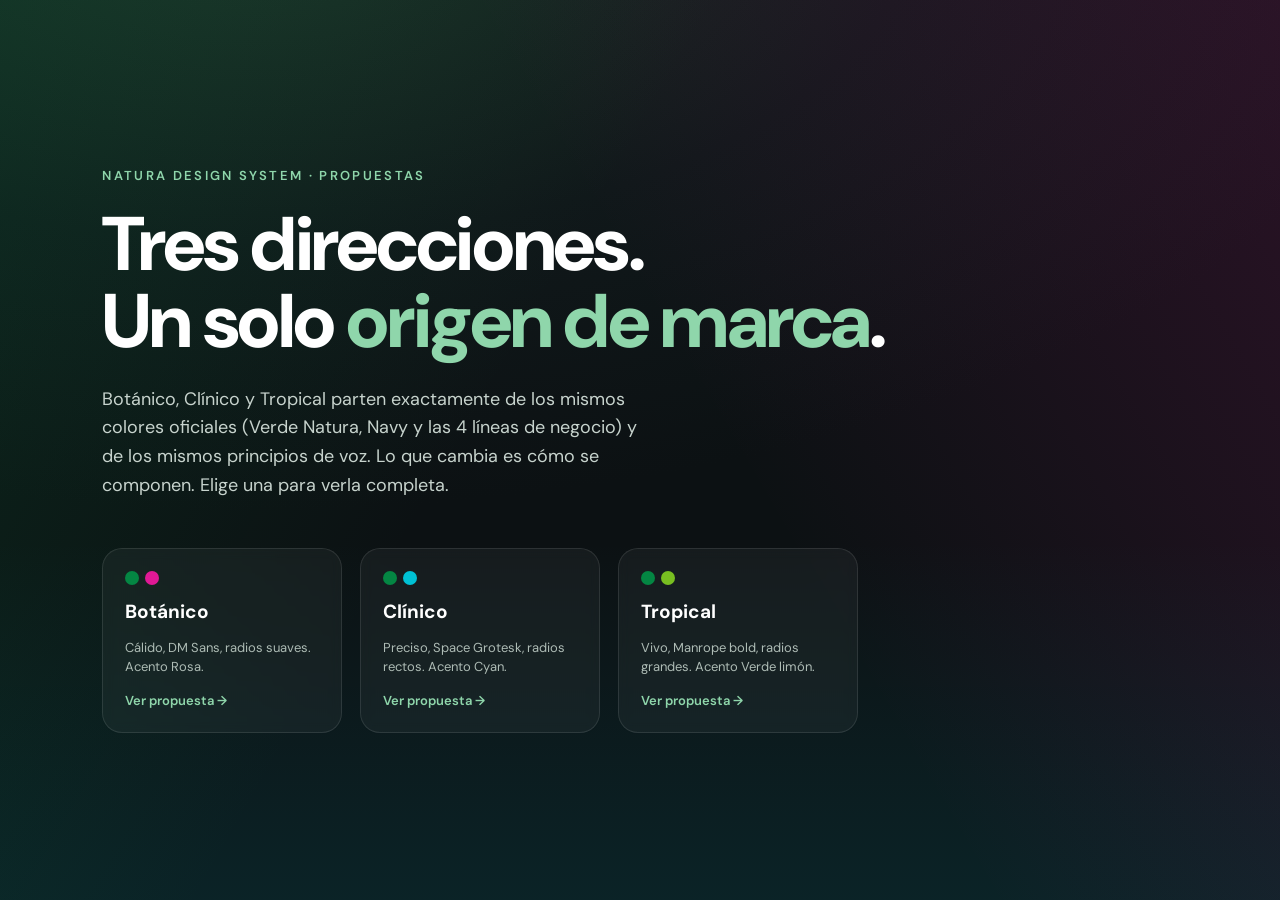
<file: index.html>
<!DOCTYPE html>
<html lang="es">
<head>
<meta charset="UTF-8">
<meta name="viewport" content="width=device-width, initial-scale=1.0">
<title>Natura Design System — 3 Propuestas</title>
<link rel="preconnect" href="https://fonts.googleapis.com">
<link rel="preconnect" href="https://fonts.gstatic.com" crossorigin>
<link href="https://fonts.googleapis.com/css2?family=DM+Sans:wght@400;500;600;700;800&family=Space+Grotesk:wght@400;500;600;700&family=Inter:wght@400;500;600;700&family=Manrope:wght@400;500;600;700;800&display=swap" rel="stylesheet">
<link rel="stylesheet" href="styles.css?v=5">
</head>
<body>

<header class="hero" style="min-height:100vh;">
  <span class="hero-kicker">Natura Design System · Propuestas</span>
  <h1>Tres direcciones.<br>Un solo <em>origen de marca</em>.</h1>
  <p class="lede">Botánico, Clínico y Tropical parten exactamente de los mismos colores oficiales (Verde Natura, Navy y las 4 líneas de negocio) y de los mismos principios de voz. Lo que cambia es cómo se componen. Elige una para verla completa.</p>
  <div class="hero-cards">
    <a class="hero-card" href="botanico.html">
      <div class="dotrow"><i style="background:#048643"></i><i style="background:#DF1995"></i></div>
      <b>Botánico</b>
      <span>Cálido, DM Sans, radios suaves. Acento Rosa.</span>
      <span class="arrow">Ver propuesta →</span>
    </a>
    <a class="hero-card" href="clinico.html">
      <div class="dotrow"><i style="background:#048643"></i><i style="background:#00C1D4"></i></div>
      <b>Clínico</b>
      <span>Preciso, Space Grotesk, radios rectos. Acento Cyan.</span>
      <span class="arrow">Ver propuesta →</span>
    </a>
    <a class="hero-card" href="tropical.html">
      <div class="dotrow"><i style="background:#048643"></i><i style="background:#78BE21"></i></div>
      <b>Tropical</b>
      <span>Vivo, Manrope bold, radios grandes. Acento Verde limón.</span>
      <span class="arrow">Ver propuesta →</span>
    </a>
  </div>
</header>

</body>
</html>
</file>
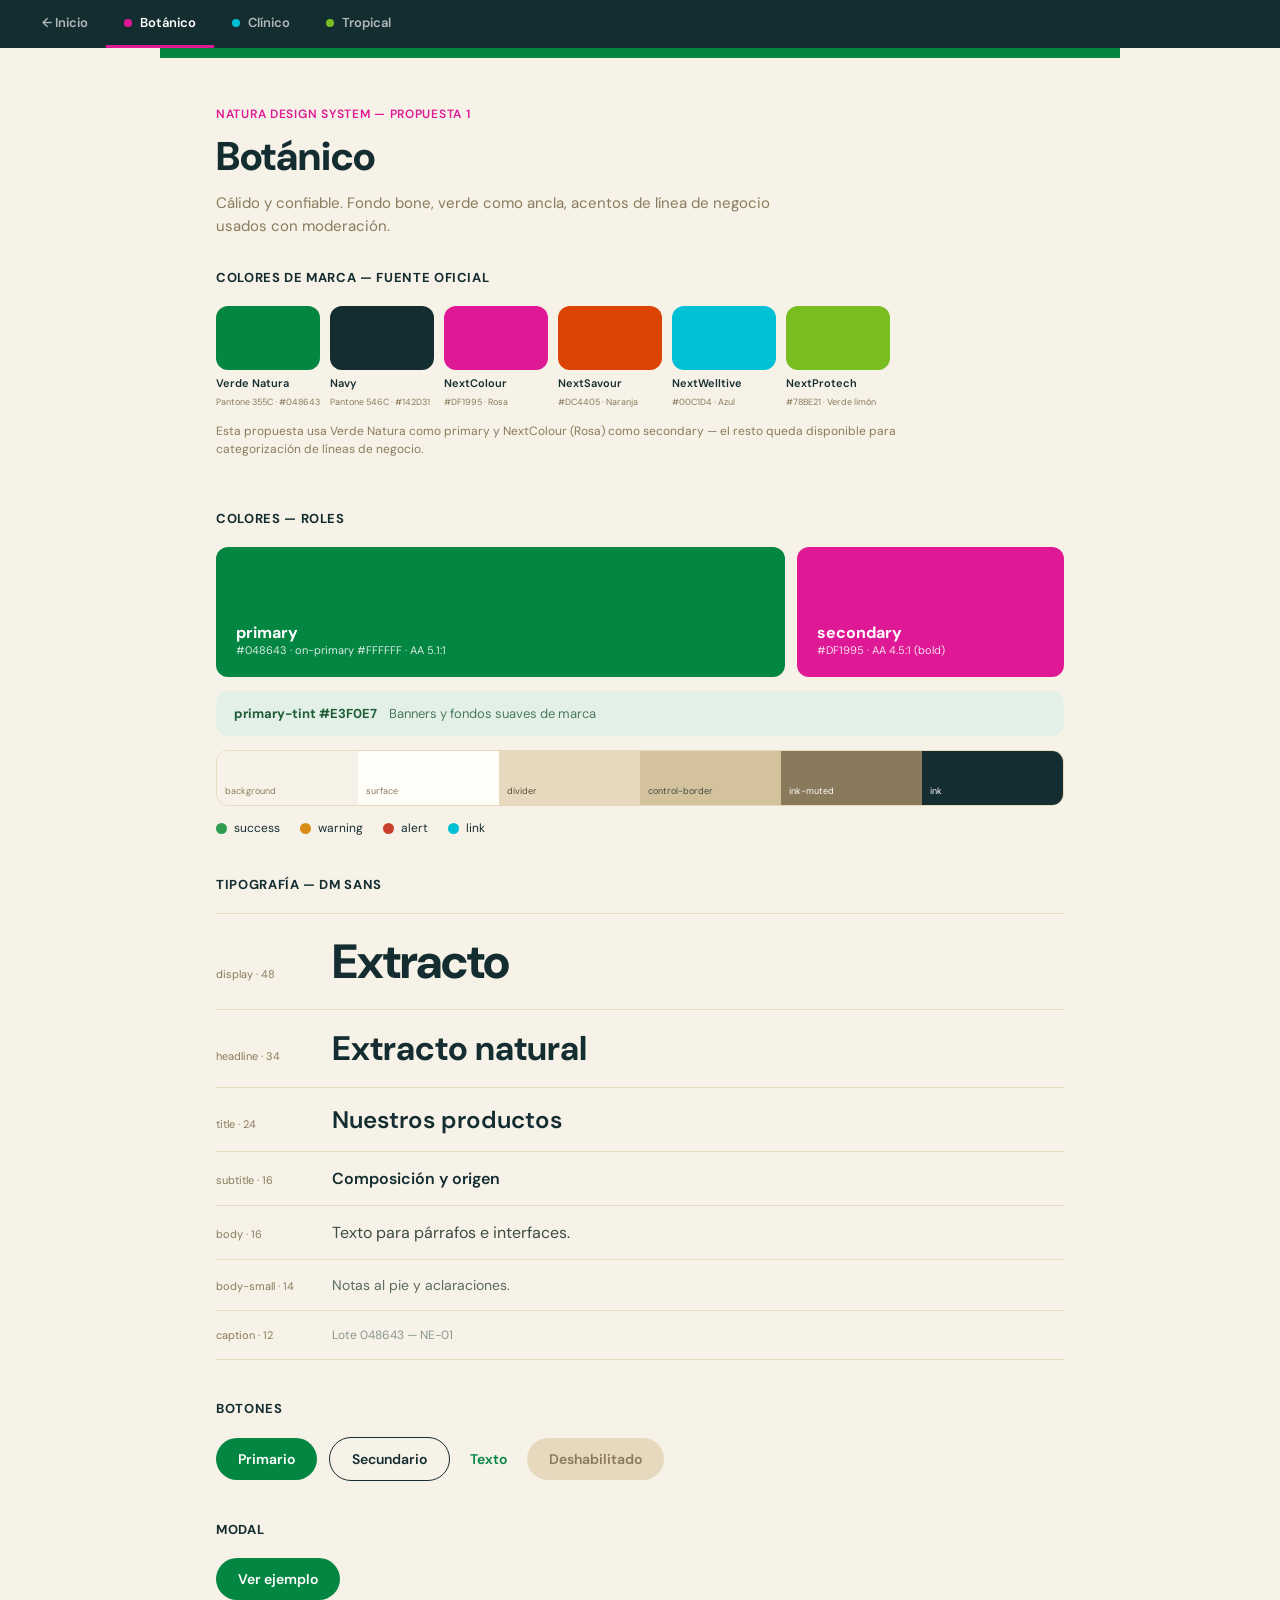
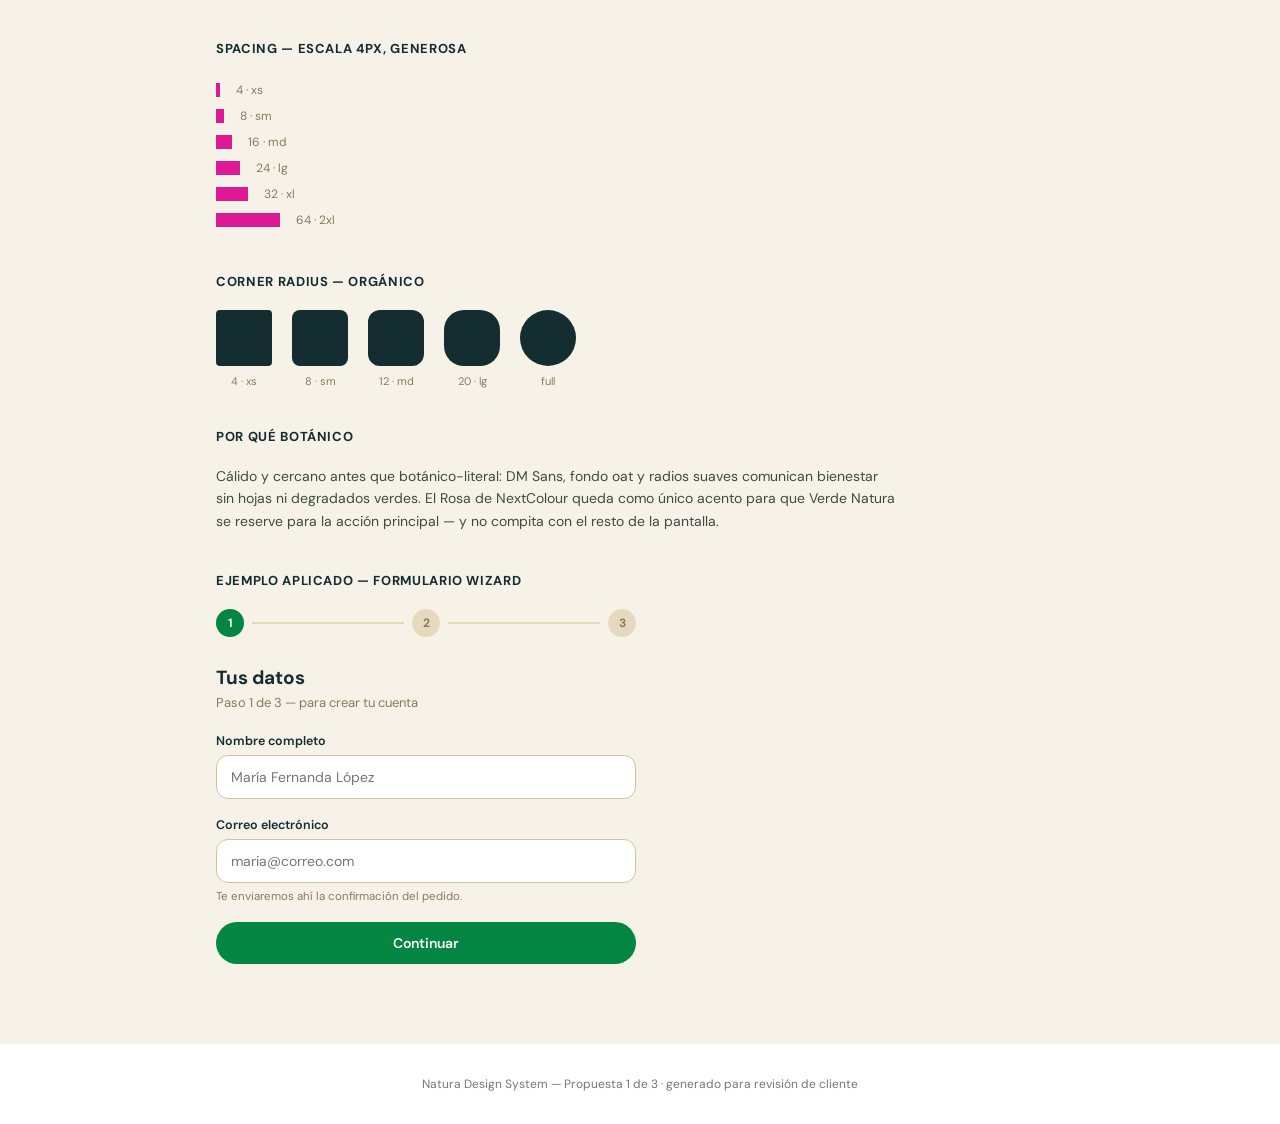
<file: botanico.html>
<!DOCTYPE html>
<html lang="es">
<head>
<meta charset="UTF-8">
<meta name="viewport" content="width=device-width, initial-scale=1.0">
<title>Botánico — Natura Design System</title>
<link rel="preconnect" href="https://fonts.googleapis.com">
<link rel="preconnect" href="https://fonts.gstatic.com" crossorigin>
<link href="https://fonts.googleapis.com/css2?family=DM+Sans:wght@400;500;600;700;800&family=Space+Grotesk:wght@400;500;600;700&family=Inter:wght@400;500;600;700&family=Manrope:wght@400;500;600;700;800&display=swap" rel="stylesheet">
<link rel="stylesheet" href="styles.css?v=5">
</head>
<body style="background:#F7F2E7;">

<nav class="tabs">
  <a href="index.html">← Inicio</a>
  <a href="botanico.html" class="active" style="--dot:#DF1995"><i style="background:#DF1995"></i>Botánico</a>
  <a href="clinico.html" style="--dot:#00C1D4"><i style="background:#00C1D4"></i>Clínico</a>
  <a href="tropical.html" style="--dot:#78BE21"><i style="background:#78BE21"></i>Tropical</a>
</nav>

<div class="wrap">
<section class="proposal" style="
  background:#F7F2E7; --divider:#E6D9BE; --control-border:#D4C29C; --ink-muted:#8A7A5C;
  --secondary:var(--color-next-colour); --on-secondary:#fff; --accent:var(--color-next-colour);
  --font-display:'DM Sans'; --font-body:'DM Sans'; --r-btn:999px; --r-img:20px; --r-card:12px;">
  <div class="band"><div style="background:var(--color-primary)"></div></div>
  <div class="header">
    <span class="eyebrow">Natura Design System — Propuesta 1</span>
    <h1>Botánico</h1>
    <p>Cálido y confiable. Fondo bone, verde como ancla, acentos de línea de negocio usados con moderación.</p>
  </div>

  <div class="section">
    <h2>Colores de marca — fuente oficial</h2>
    <div class="swatch-row">
      <div class="swatch"><div class="chip" style="background:var(--color-verde-natura)"></div><b>Verde Natura</b><span>Pantone 355C · #048643</span></div>
      <div class="swatch"><div class="chip" style="background:var(--color-navy)"></div><b>Navy</b><span>Pantone 546C · #142D31</span></div>
      <div class="swatch"><div class="chip" style="background:var(--color-next-colour)"></div><b>NextColour</b><span>#DF1995 · Rosa</span></div>
      <div class="swatch"><div class="chip" style="background:var(--color-next-savour)"></div><b>NextSavour</b><span>#DC4405 · Naranja</span></div>
      <div class="swatch"><div class="chip" style="background:var(--color-next-welltive)"></div><b>NextWelltive</b><span>#00C1D4 · Azul</span></div>
      <div class="swatch"><div class="chip" style="background:var(--color-next-protech)"></div><b>NextProtech</b><span>#78BE21 · Verde limón</span></div>
    </div>
    <p class="note">Esta propuesta usa Verde Natura como primary y NextColour (Rosa) como secondary — el resto queda disponible para categorización de líneas de negocio.</p>
  </div>

  <div class="section">
    <h2>Colores — roles</h2>
    <div class="role-cards">
      <div class="role-card primary"><b>primary</b><span>#048643 · on-primary #FFFFFF · AA 5.1:1</span></div>
      <div class="role-card secondary"><b>secondary</b><span>#DF1995 · AA 4.5:1 (bold)</span></div>
    </div>
    <div class="tint-banner"><b>primary-tint #E3F0E7</b><span>Banners y fondos suaves de marca</span></div>
    <div class="ramp">
      <div style="background:#F7F2E7; color:#8A7A5C">background</div>
      <div style="background:#FFFDF8; color:#8A7A5C">surface</div>
      <div style="background:#E6D9BE; color:#5b4f38">divider</div>
      <div style="background:#D4C29C; color:#3c4b44">control-border</div>
      <div style="background:#8A7A5C; color:#fff">ink-muted</div>
      <div style="background:#142D31; color:#fff">ink</div>
    </div>
    <div class="signal-row">
      <div class="signal"><i style="background:var(--color-success)"></i>success</div>
      <div class="signal"><i style="background:var(--color-warning)"></i>warning</div>
      <div class="signal"><i style="background:var(--color-alert)"></i>alert</div>
      <div class="signal"><i style="background:var(--color-link)"></i>link</div>
    </div>
  </div>

  <div class="section">
    <h2>Tipografía — DM Sans</h2>
    <div class="type-row"><span class="label">display · 48</span><span style="font-family:'DM Sans'; font-weight:800; font-size:48px; letter-spacing:-0.02em;">Extracto</span></div>
    <div class="type-row"><span class="label">headline · 34</span><span style="font-family:'DM Sans'; font-weight:700; font-size:34px;">Extracto natural</span></div>
    <div class="type-row"><span class="label">title · 24</span><span style="font-family:'DM Sans'; font-weight:600; font-size:24px;">Nuestros productos</span></div>
    <div class="type-row"><span class="label">subtitle · 16</span><span style="font-family:'DM Sans'; font-weight:600; font-size:16px;">Composición y origen</span></div>
    <div class="type-row"><span class="label">body · 16</span><span style="font-family:'DM Sans'; font-size:16px; color:#3c4b44;">Texto para párrafos e interfaces.</span></div>
    <div class="type-row"><span class="label">body-small · 14</span><span style="font-family:'DM Sans'; font-size:14px; color:#5b6b63;">Notas al pie y aclaraciones.</span></div>
    <div class="type-row"><span class="label">caption · 12</span><span style="font-family:'DM Sans'; font-size:12px; color:#8a9690;">Lote 048643 — NE-01</span></div>
  </div>

  <div class="section">
    <h2>Botones</h2>
    <div class="btn-row">
      <div class="btn primary">Primario</div>
      <div class="btn secondary">Secundario</div>
      <div class="btn text">Texto</div>
      <div class="btn disabled">Deshabilitado</div>
    </div>
  </div>

  <div class="section">
    <h2>Modal</h2>
    <div class="btn-row">
      <div class="btn primary" onclick="document.getElementById('modal-bot').showModal()">Ver ejemplo</div>
    </div>
    <dialog id="modal-bot" class="modal">
      <div class="modal-head">
        <h4>Confirma tu suscripción</h4>
        <button class="modal-close" onclick="document.getElementById('modal-bot').close()" aria-label="Cerrar">×</button>
      </div>
      <p class="modal-body">Recibirás novedades de Natura Extracta una vez al mes. Puedes cancelar cuando quieras.</p>
      <div class="modal-actions">
        <div class="btn secondary" onclick="document.getElementById('modal-bot').close()">Cancelar</div>
        <div class="btn primary" onclick="document.getElementById('modal-bot').close()">Confirmar</div>
      </div>
    </dialog>
  </div>

  <div class="section">
    <h2>Spacing — escala 4px, generosa</h2>
    <div class="spacing-row"><div style="width:4px; height:14px;"></div><span>4 · xs</span></div>
    <div class="spacing-row"><div style="width:8px; height:14px;"></div><span>8 · sm</span></div>
    <div class="spacing-row"><div style="width:16px; height:14px;"></div><span>16 · md</span></div>
    <div class="spacing-row"><div style="width:24px; height:14px;"></div><span>24 · lg</span></div>
    <div class="spacing-row"><div style="width:32px; height:14px;"></div><span>32 · xl</span></div>
    <div class="spacing-row"><div style="width:64px; height:14px;"></div><span>64 · 2xl</span></div>
  </div>

  <div class="section">
    <h2>Corner radius — orgánico</h2>
    <div class="radius-row">
      <div class="radius-swatch"><div style="border-radius:4px"></div><span>4 · xs</span></div>
      <div class="radius-swatch"><div style="border-radius:8px"></div><span>8 · sm</span></div>
      <div class="radius-swatch"><div style="border-radius:12px"></div><span>12 · md</span></div>
      <div class="radius-swatch"><div style="border-radius:20px"></div><span>20 · lg</span></div>
      <div class="radius-swatch"><div style="border-radius:999px"></div><span>full</span></div>
    </div>
  </div>

  <div class="section why">
    <h2>Por qué Botánico</h2>
    <p>Cálido y cercano antes que botánico-literal: DM Sans, fondo oat y radios suaves comunican bienestar sin hojas ni degradados verdes. El Rosa de NextColour queda como único acento para que Verde Natura se reserve para la acción principal — y no compita con el resto de la pantalla.</p>
  </div>

  <div class="section">
    <h2>Ejemplo aplicado — formulario wizard</h2>
    <div class="wizard">
      <div class="wizard-progress">
        <div class="dot active" data-step-dot="1">1</div><div class="bar"></div>
        <div class="dot" data-step-dot="2">2</div><div class="bar"></div>
        <div class="dot" data-step-dot="3">3</div>
      </div>
      <div class="wizard-step" data-step-panel="1">
        <h4>Tus datos</h4>
        <p class="substep">Paso 1 de 3 — para crear tu cuenta</p>
        <div class="field"><label>Nombre completo</label><input type="text" placeholder="María Fernanda López"></div>
        <div class="field"><label>Correo electrónico</label><input type="email" placeholder="maria@correo.com"><span class="hint">Te enviaremos ahí la confirmación del pedido.</span></div>
        <div class="wizard-actions"><div class="btn primary" data-next="2">Continuar</div></div>
      </div>
      <div class="wizard-step" data-step-panel="2" hidden>
        <h4>Preferencias</h4>
        <p class="substep">Paso 2 de 3 — así personalizamos tus recomendaciones</p>
        <div class="field"><label>Línea de interés</label>
          <div class="select-wrap"><select>
            <option>NextColour — Rosa</option>
            <option>NextSavour — Naranja</option>
            <option>NextWelltive — Azul</option>
            <option>NextProtech — Verde limón</option>
          </select></div>
        </div>
        <div class="field"><label>Presentación</label>
          <div class="select-wrap"><select>
            <option>30ml · viaje</option>
            <option>60ml · uso diario</option>
            <option>100ml · ahorro</option>
          </select></div>
        </div>
        <div class="field"><label>¿Cómo nos conociste?</label>
          <div class="select-wrap"><select>
            <option>Redes sociales</option>
            <option>Recomendación</option>
            <option>Tienda física</option>
            <option>Otro</option>
          </select></div>
        </div>
        <div class="field"><label>Teléfono</label><input type="tel" placeholder="55 1234 5678"><span class="hint">Opcional — para avisarte del envío.</span></div>
        <div class="checkbox-field"><input type="checkbox" id="news-bot" checked><label for="news-bot">Quiero recibir novedades de Natura Extracta por correo.</label></div>
        <div class="wizard-actions"><div class="btn secondary" data-back="1">Atrás</div><div class="btn primary" data-next="3">Continuar</div></div>
      </div>
      <div class="wizard-step" data-step-panel="3" hidden>
        <h4>Confirma tus datos</h4>
        <p class="substep">Paso 3 de 3 — revisa antes de enviar</p>
        <div class="summary">
          <div class="row"><span>Nombre</span><b>María Fernanda López</b></div>
          <div class="row"><span>Correo</span><b>maria@correo.com</b></div>
          <div class="row"><span>Línea de interés</span><b>NextColour — Rosa</b></div>
        </div>
        <div class="wizard-actions"><div class="btn secondary" data-back="2">Atrás</div><div class="btn primary">Enviar</div></div>
      </div>
    </div>
  </div>
</section>
</div>

<footer>Natura Design System — Propuesta 1 de 3 · generado para revisión de cliente</footer>

<script src="script.js"></script>
</body>
</html>
</file>
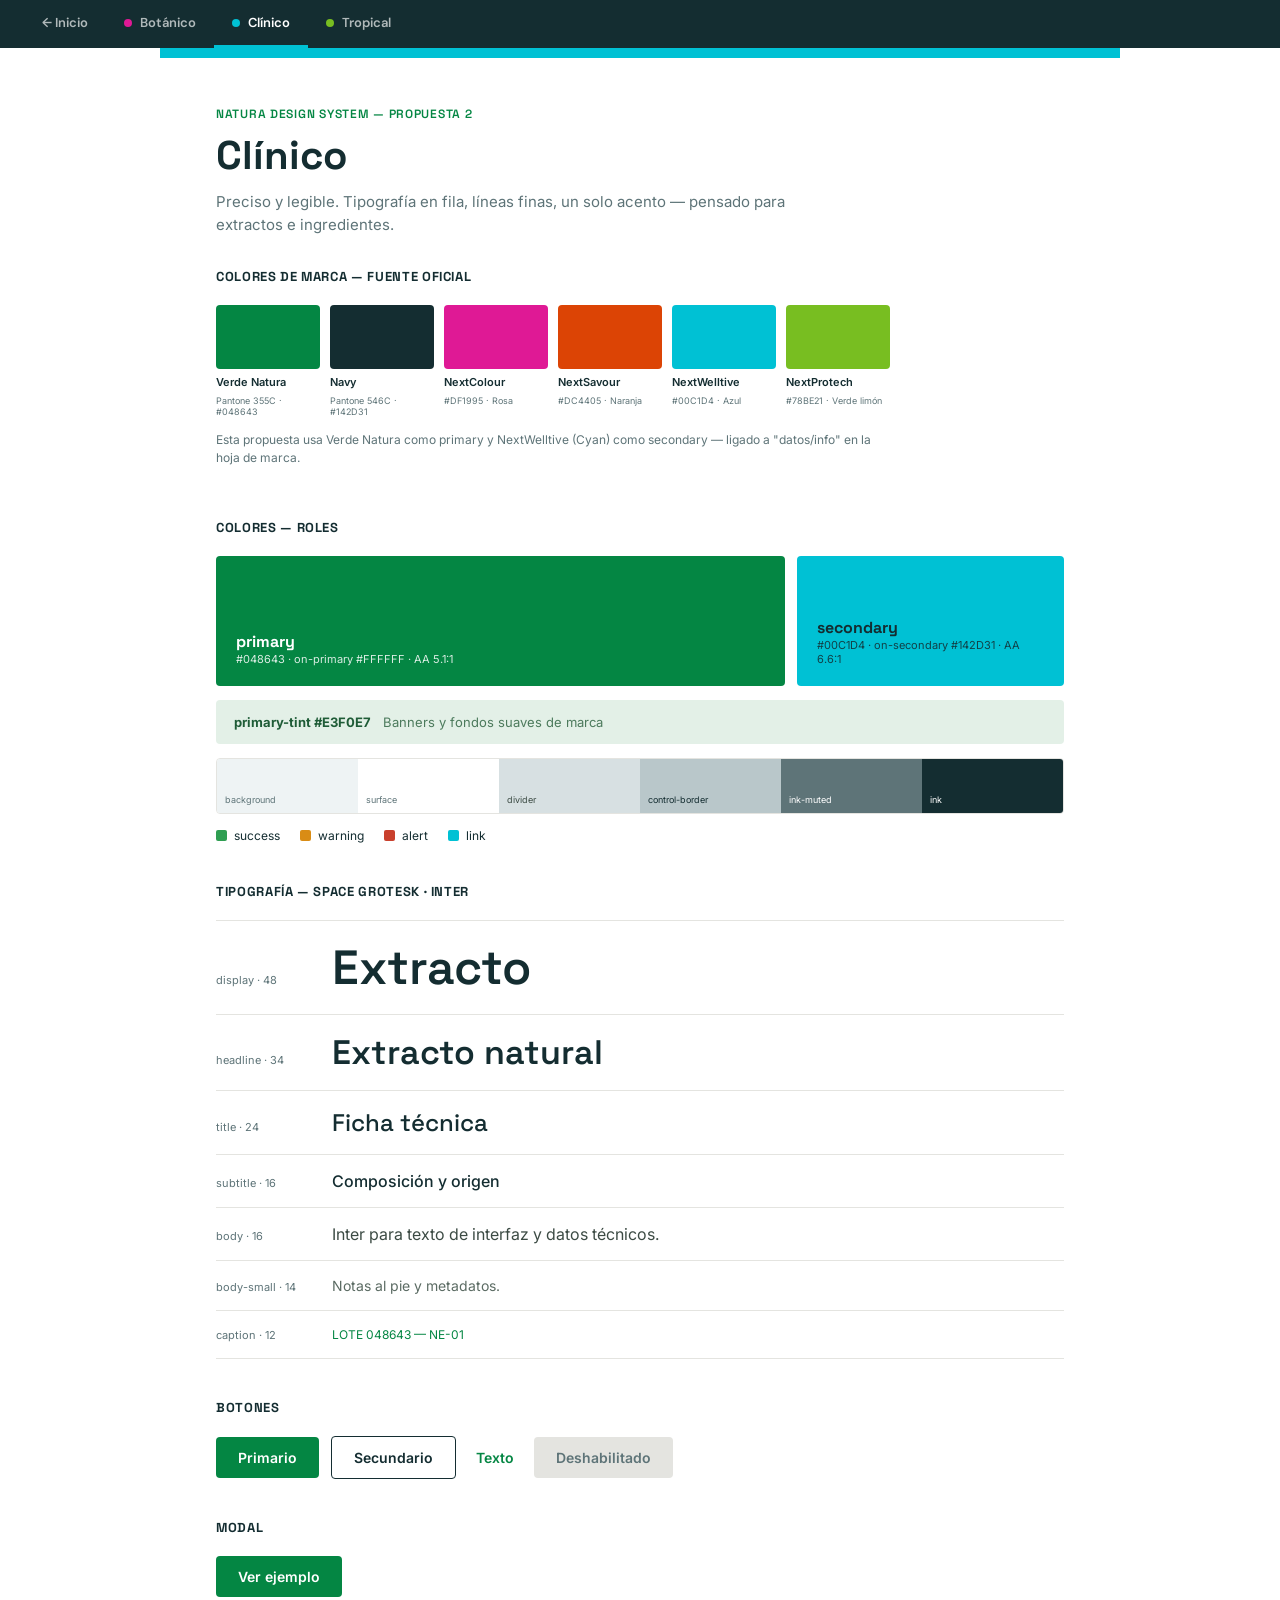
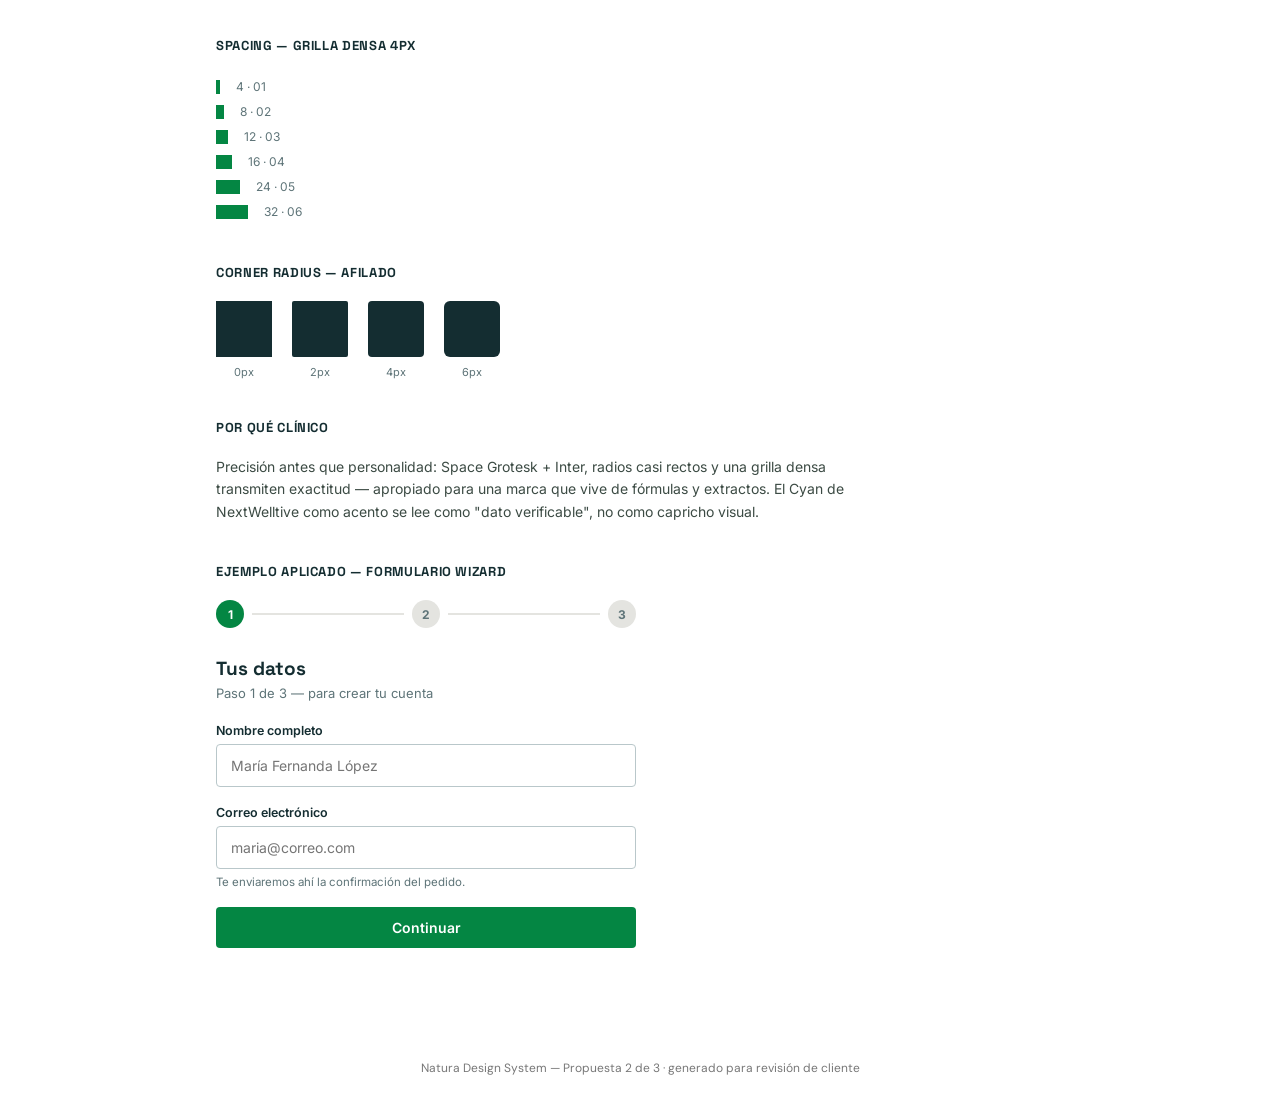
<file: clinico.html>
<!DOCTYPE html>
<html lang="es">
<head>
<meta charset="UTF-8">
<meta name="viewport" content="width=device-width, initial-scale=1.0">
<title>Clínico — Natura Design System</title>
<link rel="preconnect" href="https://fonts.googleapis.com">
<link rel="preconnect" href="https://fonts.gstatic.com" crossorigin>
<link href="https://fonts.googleapis.com/css2?family=DM+Sans:wght@400;500;600;700;800&family=Space+Grotesk:wght@400;500;600;700&family=Inter:wght@400;500;600;700&family=Manrope:wght@400;500;600;700;800&display=swap" rel="stylesheet">
<link rel="stylesheet" href="styles.css?v=5">
</head>
<body>

<nav class="tabs">
  <a href="index.html">← Inicio</a>
  <a href="botanico.html" style="--dot:#DF1995"><i style="background:#DF1995"></i>Botánico</a>
  <a href="clinico.html" class="active" style="--dot:#00C1D4"><i style="background:#00C1D4"></i>Clínico</a>
  <a href="tropical.html" style="--dot:#78BE21"><i style="background:#78BE21"></i>Tropical</a>
</nav>

<div class="wrap">
<section class="proposal" style="
  background:#FFFFFF; --divider:#E4E4E0; --control-border:#B9C7CA; --ink-muted:#5E7478;
  --secondary:var(--color-next-welltive); --on-secondary:var(--color-navy); --accent:var(--color-primary);
  --font-display:'Space Grotesk'; --font-body:'Inter'; --r-btn:4px; --r-img:4px; --r-card:4px;">
  <div class="band"><div style="background:var(--color-next-welltive)"></div></div>
  <div class="header">
    <span class="eyebrow">Natura Design System — Propuesta 2</span>
    <h1>Clínico</h1>
    <p>Preciso y legible. Tipografía en fila, líneas finas, un solo acento — pensado para extractos e ingredientes.</p>
  </div>

  <div class="section">
    <h2>Colores de marca — fuente oficial</h2>
    <div class="swatch-row">
      <div class="swatch"><div class="chip" style="background:var(--color-verde-natura)"></div><b>Verde Natura</b><span>Pantone 355C · #048643</span></div>
      <div class="swatch"><div class="chip" style="background:var(--color-navy)"></div><b>Navy</b><span>Pantone 546C · #142D31</span></div>
      <div class="swatch"><div class="chip" style="background:var(--color-next-colour)"></div><b>NextColour</b><span>#DF1995 · Rosa</span></div>
      <div class="swatch"><div class="chip" style="background:var(--color-next-savour)"></div><b>NextSavour</b><span>#DC4405 · Naranja</span></div>
      <div class="swatch"><div class="chip" style="background:var(--color-next-welltive)"></div><b>NextWelltive</b><span>#00C1D4 · Azul</span></div>
      <div class="swatch"><div class="chip" style="background:var(--color-next-protech)"></div><b>NextProtech</b><span>#78BE21 · Verde limón</span></div>
    </div>
    <p class="note">Esta propuesta usa Verde Natura como primary y NextWelltive (Cyan) como secondary — ligado a "datos/info" en la hoja de marca.</p>
  </div>

  <div class="section">
    <h2>Colores — roles</h2>
    <div class="role-cards">
      <div class="role-card primary"><b>primary</b><span>#048643 · on-primary #FFFFFF · AA 5.1:1</span></div>
      <div class="role-card secondary"><b>secondary</b><span>#00C1D4 · on-secondary #142D31 · AA 6.6:1</span></div>
    </div>
    <div class="tint-banner"><b>primary-tint #E3F0E7</b><span>Banners y fondos suaves de marca</span></div>
    <div class="ramp">
      <div style="background:#EEF3F4; color:#5E7478">background</div>
      <div style="background:#FFFFFF; color:#5E7478">surface</div>
      <div style="background:#D7E0E2; color:#3c4b44">divider</div>
      <div style="background:#B9C7CA; color:#142D31">control-border</div>
      <div style="background:#5E7478; color:#fff">ink-muted</div>
      <div style="background:#142D31; color:#fff">ink</div>
    </div>
    <div class="signal-row">
      <div class="signal"><i style="background:var(--color-success); border-radius:2px;"></i>success</div>
      <div class="signal"><i style="background:var(--color-warning); border-radius:2px;"></i>warning</div>
      <div class="signal"><i style="background:var(--color-alert); border-radius:2px;"></i>alert</div>
      <div class="signal"><i style="background:var(--color-link); border-radius:2px;"></i>link</div>
    </div>
  </div>

  <div class="section">
    <h2>Tipografía — Space Grotesk · Inter</h2>
    <div class="type-row"><span class="label">display · 48</span><span style="font-family:'Space Grotesk'; font-weight:600; font-size:48px;">Extracto</span></div>
    <div class="type-row"><span class="label">headline · 34</span><span style="font-family:'Space Grotesk'; font-weight:600; font-size:34px;">Extracto natural</span></div>
    <div class="type-row"><span class="label">title · 24</span><span style="font-family:'Space Grotesk'; font-weight:500; font-size:24px;">Ficha técnica</span></div>
    <div class="type-row"><span class="label">subtitle · 16</span><span style="font-family:'Inter'; font-weight:500; font-size:16px;">Composición y origen</span></div>
    <div class="type-row"><span class="label">body · 16</span><span style="font-family:'Inter'; font-size:16px; color:#3c4b44;">Inter para texto de interfaz y datos técnicos.</span></div>
    <div class="type-row"><span class="label">body-small · 14</span><span style="font-family:'Inter'; font-size:14px; color:#5b6b63;">Notas al pie y metadatos.</span></div>
    <div class="type-row"><span class="label">caption · 12</span><span style="font-family:'Inter'; font-size:12px; color:var(--color-primary);">LOTE 048643 — NE-01</span></div>
  </div>

  <div class="section">
    <h2>Botones</h2>
    <div class="btn-row">
      <div class="btn primary">Primario</div>
      <div class="btn secondary">Secundario</div>
      <div class="btn text">Texto</div>
      <div class="btn disabled">Deshabilitado</div>
    </div>
  </div>

  <div class="section">
    <h2>Modal</h2>
    <div class="btn-row">
      <div class="btn primary" onclick="document.getElementById('modal-cli').showModal()">Ver ejemplo</div>
    </div>
    <dialog id="modal-cli" class="modal">
      <div class="modal-head">
        <h4 style="font-family:'Space Grotesk';">Confirma tu suscripción</h4>
        <button class="modal-close" onclick="document.getElementById('modal-cli').close()" aria-label="Cerrar">×</button>
      </div>
      <p class="modal-body">Recibirás novedades de Natura Extracta una vez al mes. Puedes cancelar cuando quieras.</p>
      <div class="modal-actions">
        <div class="btn secondary" onclick="document.getElementById('modal-cli').close()">Cancelar</div>
        <div class="btn primary" onclick="document.getElementById('modal-cli').close()" style="font-family:'Inter';">Confirmar</div>
      </div>
    </dialog>
  </div>

  <div class="section">
    <h2>Spacing — grilla densa 4px</h2>
    <div class="spacing-row"><div style="width:4px; height:14px;"></div><span>4 · 01</span></div>
    <div class="spacing-row"><div style="width:8px; height:14px;"></div><span>8 · 02</span></div>
    <div class="spacing-row"><div style="width:12px; height:14px;"></div><span>12 · 03</span></div>
    <div class="spacing-row"><div style="width:16px; height:14px;"></div><span>16 · 04</span></div>
    <div class="spacing-row"><div style="width:24px; height:14px;"></div><span>24 · 05</span></div>
    <div class="spacing-row"><div style="width:32px; height:14px;"></div><span>32 · 06</span></div>
  </div>

  <div class="section">
    <h2>Corner radius — afilado</h2>
    <div class="radius-row">
      <div class="radius-swatch"><div style="border-radius:0px"></div><span>0px</span></div>
      <div class="radius-swatch"><div style="border-radius:2px"></div><span>2px</span></div>
      <div class="radius-swatch"><div style="border-radius:4px"></div><span>4px</span></div>
      <div class="radius-swatch"><div style="border-radius:6px"></div><span>6px</span></div>
    </div>
  </div>

  <div class="section why">
    <h2>Por qué Clínico</h2>
    <p>Precisión antes que personalidad: Space Grotesk + Inter, radios casi rectos y una grilla densa transmiten exactitud — apropiado para una marca que vive de fórmulas y extractos. El Cyan de NextWelltive como acento se lee como "dato verificable", no como capricho visual.</p>
  </div>

  <div class="section">
    <h2>Ejemplo aplicado — formulario wizard</h2>
    <div class="wizard">
      <div class="wizard-progress">
        <div class="dot active" data-step-dot="1">1</div><div class="bar"></div>
        <div class="dot" data-step-dot="2">2</div><div class="bar"></div>
        <div class="dot" data-step-dot="3">3</div>
      </div>
      <div class="wizard-step" data-step-panel="1">
        <h4 style="font-family:'Space Grotesk';">Tus datos</h4>
        <p class="substep">Paso 1 de 3 — para crear tu cuenta</p>
        <div class="field"><label>Nombre completo</label><input type="text" placeholder="María Fernanda López"></div>
        <div class="field"><label>Correo electrónico</label><input type="email" placeholder="maria@correo.com"><span class="hint">Te enviaremos ahí la confirmación del pedido.</span></div>
        <div class="wizard-actions"><div class="btn primary" data-next="2">Continuar</div></div>
      </div>
      <div class="wizard-step" data-step-panel="2" hidden>
        <h4 style="font-family:'Space Grotesk';">Preferencias</h4>
        <p class="substep">Paso 2 de 3 — así personalizamos tus recomendaciones</p>
        <div class="field"><label>Línea de interés</label>
          <div class="select-wrap"><select>
            <option>NextWelltive — Azul</option>
            <option>NextColour — Rosa</option>
            <option>NextSavour — Naranja</option>
            <option>NextProtech — Verde limón</option>
          </select></div>
        </div>
        <div class="field"><label>Presentación</label>
          <div class="select-wrap"><select>
            <option>30ml · viaje</option>
            <option>60ml · uso diario</option>
            <option>100ml · ahorro</option>
          </select></div>
        </div>
        <div class="field"><label>¿Cómo nos conociste?</label>
          <div class="select-wrap"><select>
            <option>Redes sociales</option>
            <option>Recomendación</option>
            <option>Tienda física</option>
            <option>Otro</option>
          </select></div>
        </div>
        <div class="field"><label>Teléfono</label><input type="tel" placeholder="55 1234 5678"><span class="hint">Opcional — para avisarte del envío.</span></div>
        <div class="checkbox-field"><input type="checkbox" id="news-cli" checked><label for="news-cli">Quiero recibir novedades de Natura Extracta por correo.</label></div>
        <div class="wizard-actions"><div class="btn secondary" data-back="1">Atrás</div><div class="btn primary" data-next="3">Continuar</div></div>
      </div>
      <div class="wizard-step" data-step-panel="3" hidden>
        <h4 style="font-family:'Space Grotesk';">Confirma tus datos</h4>
        <p class="substep">Paso 3 de 3 — revisa antes de enviar</p>
        <div class="summary">
          <div class="row"><span>Nombre</span><b>María Fernanda López</b></div>
          <div class="row"><span>Correo</span><b>maria@correo.com</b></div>
          <div class="row"><span>Línea de interés</span><b>NextWelltive — Azul</b></div>
        </div>
        <div class="wizard-actions"><div class="btn secondary" data-back="2">Atrás</div><div class="btn primary" style="font-family:'Inter';">Enviar</div></div>
      </div>
    </div>
  </div>
</section>
</div>

<footer>Natura Design System — Propuesta 2 de 3 · generado para revisión de cliente</footer>

<script src="script.js"></script>
</body>
</html>
</file>
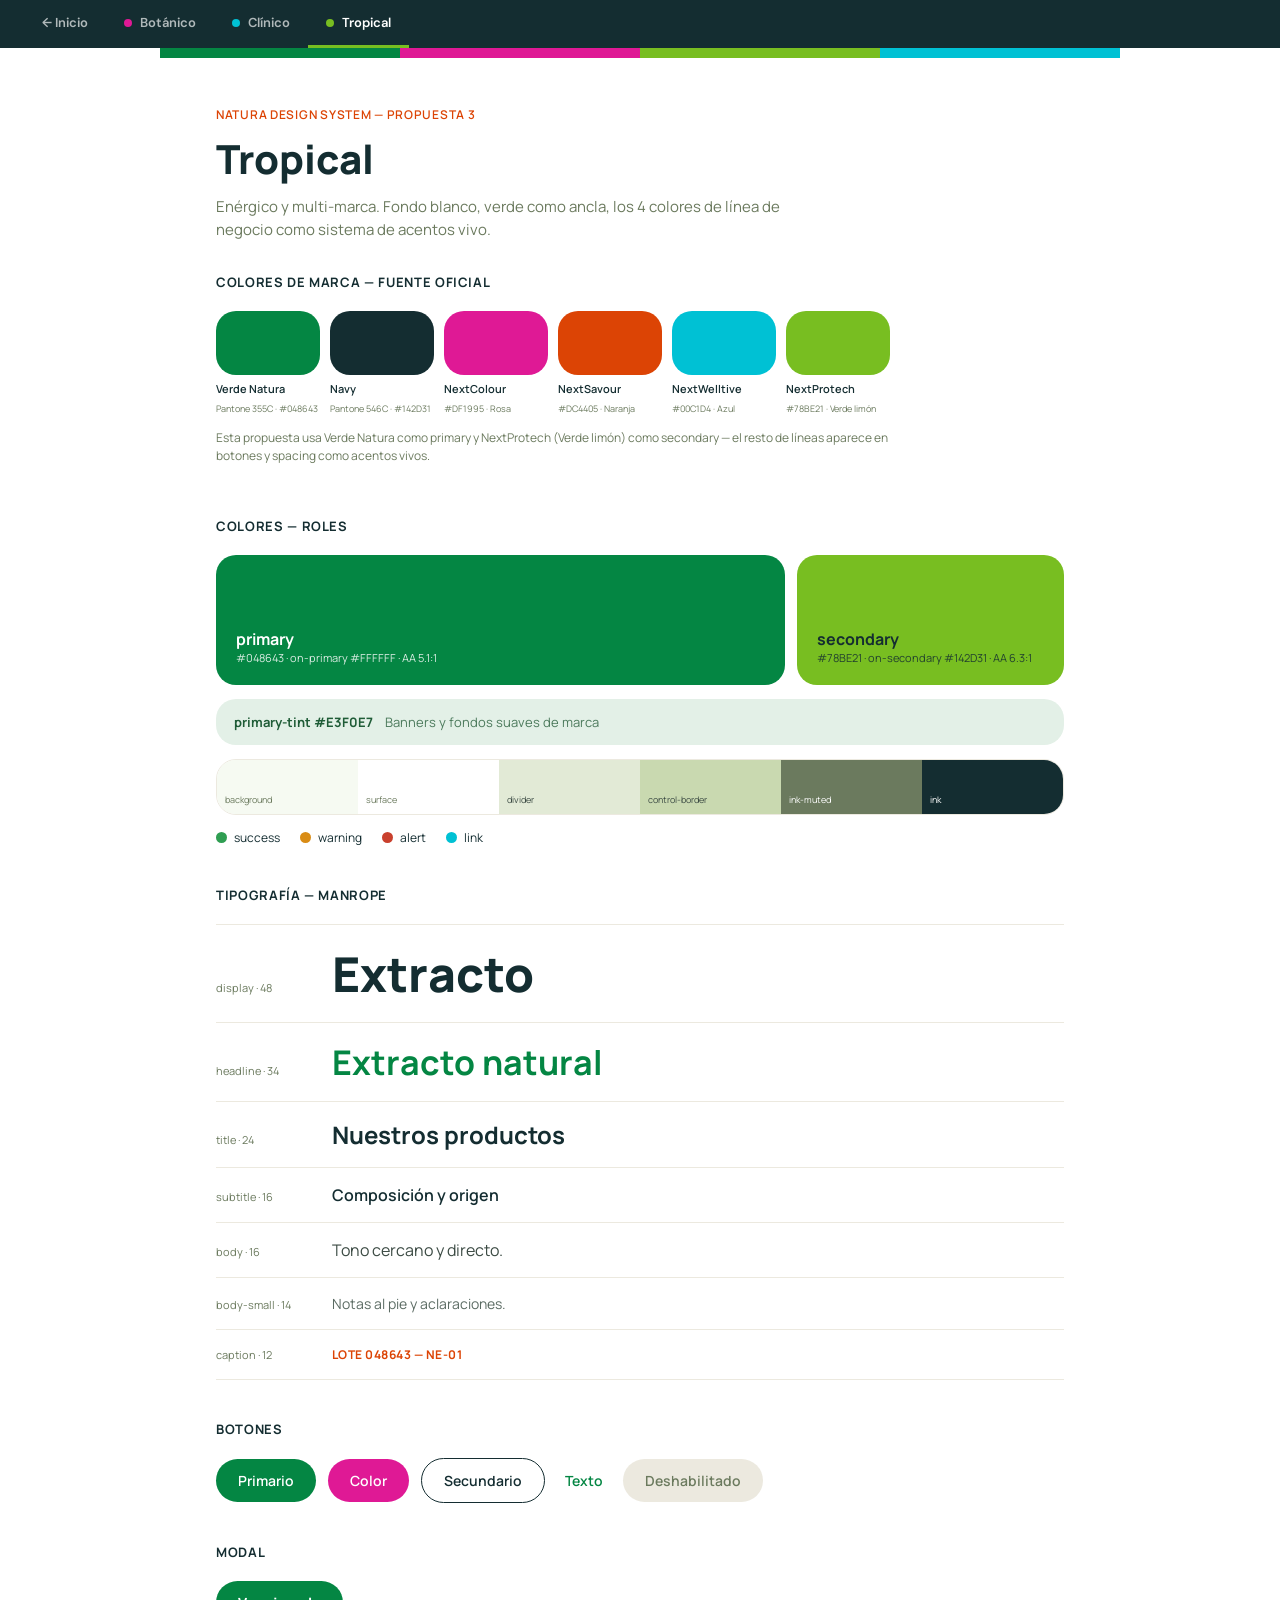
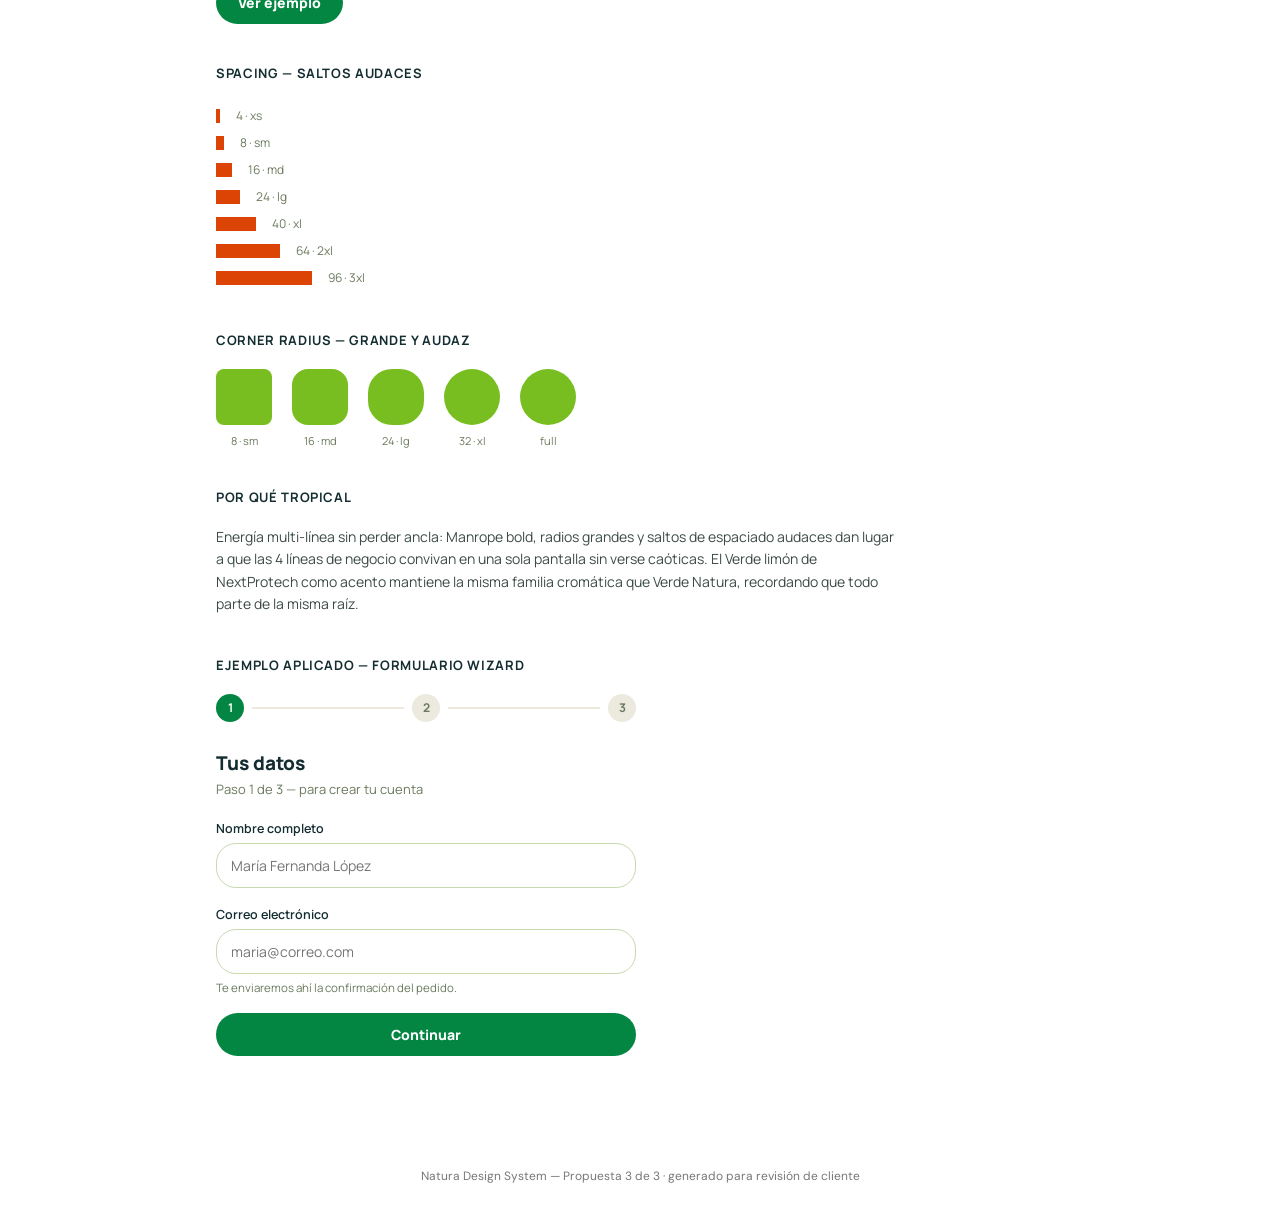
<file: tropical.html>
<!DOCTYPE html>
<html lang="es">
<head>
<meta charset="UTF-8">
<meta name="viewport" content="width=device-width, initial-scale=1.0">
<title>Tropical — Natura Design System</title>
<link rel="preconnect" href="https://fonts.googleapis.com">
<link rel="preconnect" href="https://fonts.gstatic.com" crossorigin>
<link href="https://fonts.googleapis.com/css2?family=DM+Sans:wght@400;500;600;700;800&family=Space+Grotesk:wght@400;500;600;700&family=Inter:wght@400;500;600;700&family=Manrope:wght@400;500;600;700;800&display=swap" rel="stylesheet">
<link rel="stylesheet" href="styles.css?v=5">
</head>
<body>

<nav class="tabs">
  <a href="index.html">← Inicio</a>
  <a href="botanico.html" style="--dot:#DF1995"><i style="background:#DF1995"></i>Botánico</a>
  <a href="clinico.html" style="--dot:#00C1D4"><i style="background:#00C1D4"></i>Clínico</a>
  <a href="tropical.html" class="active" style="--dot:#78BE21"><i style="background:#78BE21"></i>Tropical</a>
</nav>

<div class="wrap">
<section class="proposal" style="
  background:#FFFFFF; --divider:#ECE9DF; --control-border:#C9D9B0; --ink-muted:#6B7A5E;
  --secondary:var(--color-next-protech); --on-secondary:var(--color-navy); --accent:var(--color-next-savour);
  --font-display:'Manrope'; --font-body:'Manrope'; --r-btn:999px; --r-img:28px; --r-card:20px;">
  <div class="band" style="display:flex;">
    <div style="flex:1; background:var(--color-primary)"></div>
    <div style="flex:1; background:var(--color-next-colour)"></div>
    <div style="flex:1; background:var(--color-next-protech)"></div>
    <div style="flex:1; background:var(--color-next-welltive)"></div>
  </div>
  <div class="header">
    <span class="eyebrow">Natura Design System — Propuesta 3</span>
    <h1>Tropical</h1>
    <p>Enérgico y multi-marca. Fondo blanco, verde como ancla, los 4 colores de línea de negocio como sistema de acentos vivo.</p>
  </div>

  <div class="section">
    <h2>Colores de marca — fuente oficial</h2>
    <div class="swatch-row">
      <div class="swatch"><div class="chip" style="background:var(--color-verde-natura)"></div><b>Verde Natura</b><span>Pantone 355C · #048643</span></div>
      <div class="swatch"><div class="chip" style="background:var(--color-navy)"></div><b>Navy</b><span>Pantone 546C · #142D31</span></div>
      <div class="swatch"><div class="chip" style="background:var(--color-next-colour)"></div><b>NextColour</b><span>#DF1995 · Rosa</span></div>
      <div class="swatch"><div class="chip" style="background:var(--color-next-savour)"></div><b>NextSavour</b><span>#DC4405 · Naranja</span></div>
      <div class="swatch"><div class="chip" style="background:var(--color-next-welltive)"></div><b>NextWelltive</b><span>#00C1D4 · Azul</span></div>
      <div class="swatch"><div class="chip" style="background:var(--color-next-protech)"></div><b>NextProtech</b><span>#78BE21 · Verde limón</span></div>
    </div>
    <p class="note">Esta propuesta usa Verde Natura como primary y NextProtech (Verde limón) como secondary — el resto de líneas aparece en botones y spacing como acentos vivos.</p>
  </div>

  <div class="section">
    <h2>Colores — roles</h2>
    <div class="role-cards">
      <div class="role-card primary"><b>primary</b><span>#048643 · on-primary #FFFFFF · AA 5.1:1</span></div>
      <div class="role-card secondary"><b>secondary</b><span>#78BE21 · on-secondary #142D31 · AA 6.3:1</span></div>
    </div>
    <div class="tint-banner"><b>primary-tint #E3F0E7</b><span>Banners y fondos suaves de marca</span></div>
    <div class="ramp">
      <div style="background:#F6FAF2; color:#6B7A5E">background</div>
      <div style="background:#FFFFFF; color:#6B7A5E">surface</div>
      <div style="background:#E2EAD6; color:#3c4b44">divider</div>
      <div style="background:#C9D9B0; color:#3c4b44">control-border</div>
      <div style="background:#6B7A5E; color:#fff">ink-muted</div>
      <div style="background:#142D31; color:#fff">ink</div>
    </div>
    <div class="signal-row">
      <div class="signal"><i style="background:var(--color-success)"></i>success</div>
      <div class="signal"><i style="background:var(--color-warning)"></i>warning</div>
      <div class="signal"><i style="background:var(--color-alert)"></i>alert</div>
      <div class="signal"><i style="background:var(--color-link)"></i>link</div>
    </div>
  </div>

  <div class="section">
    <h2>Tipografía — Manrope</h2>
    <div class="type-row"><span class="label">display · 48</span><span style="font-family:'Manrope'; font-weight:800; font-size:48px;">Extracto</span></div>
    <div class="type-row"><span class="label">headline · 34</span><span style="font-family:'Manrope'; font-weight:700; font-size:34px; color:var(--color-primary);">Extracto natural</span></div>
    <div class="type-row"><span class="label">title · 24</span><span style="font-family:'Manrope'; font-weight:700; font-size:24px;">Nuestros productos</span></div>
    <div class="type-row"><span class="label">subtitle · 16</span><span style="font-family:'Manrope'; font-weight:600; font-size:16px;">Composición y origen</span></div>
    <div class="type-row"><span class="label">body · 16</span><span style="font-family:'Manrope'; font-size:16px; color:#3c4b44;">Tono cercano y directo.</span></div>
    <div class="type-row"><span class="label">body-small · 14</span><span style="font-family:'Manrope'; font-size:14px; color:#5b6b63;">Notas al pie y aclaraciones.</span></div>
    <div class="type-row"><span class="label">caption · 12</span><span style="font-family:'Manrope'; font-weight:700; font-size:12px; color:var(--color-next-savour); letter-spacing:0.04em; text-transform:uppercase;">Lote 048643 — NE-01</span></div>
  </div>

  <div class="section">
    <h2>Botones</h2>
    <div class="btn-row">
      <div class="btn primary">Primario</div>
      <div class="btn" style="background:var(--color-next-colour); color:#fff; border-radius:999px;">Color</div>
      <div class="btn secondary">Secundario</div>
      <div class="btn text">Texto</div>
      <div class="btn disabled">Deshabilitado</div>
    </div>
  </div>

  <div class="section">
    <h2>Modal</h2>
    <div class="btn-row">
      <div class="btn primary" style="font-weight:800;" onclick="document.getElementById('modal-trop').showModal()">Ver ejemplo</div>
    </div>
    <dialog id="modal-trop" class="modal">
      <div class="modal-head">
        <h4 style="font-weight:800;">Confirma tu suscripción</h4>
        <button class="modal-close" onclick="document.getElementById('modal-trop').close()" aria-label="Cerrar">×</button>
      </div>
      <p class="modal-body">Recibirás novedades de Natura Extracta una vez al mes. Puedes cancelar cuando quieras.</p>
      <div class="modal-actions">
        <div class="btn secondary" onclick="document.getElementById('modal-trop').close()">Cancelar</div>
        <div class="btn primary" style="font-weight:800;" onclick="document.getElementById('modal-trop').close()">Confirmar</div>
      </div>
    </dialog>
  </div>

  <div class="section">
    <h2>Spacing — saltos audaces</h2>
    <div class="spacing-row"><div style="width:4px; height:14px;"></div><span>4 · xs</span></div>
    <div class="spacing-row"><div style="width:8px; height:14px;"></div><span>8 · sm</span></div>
    <div class="spacing-row"><div style="width:16px; height:14px;"></div><span>16 · md</span></div>
    <div class="spacing-row"><div style="width:24px; height:14px;"></div><span>24 · lg</span></div>
    <div class="spacing-row"><div style="width:40px; height:14px;"></div><span>40 · xl</span></div>
    <div class="spacing-row"><div style="width:64px; height:14px;"></div><span>64 · 2xl</span></div>
    <div class="spacing-row"><div style="width:96px; height:14px;"></div><span>96 · 3xl</span></div>
  </div>

  <div class="section">
    <h2>Corner radius — grande y audaz</h2>
    <div class="radius-row">
      <div class="radius-swatch"><div style="border-radius:8px; background:var(--color-next-protech);"></div><span>8 · sm</span></div>
      <div class="radius-swatch"><div style="border-radius:16px; background:var(--color-next-protech);"></div><span>16 · md</span></div>
      <div class="radius-swatch"><div style="border-radius:24px; background:var(--color-next-protech);"></div><span>24 · lg</span></div>
      <div class="radius-swatch"><div style="border-radius:32px; background:var(--color-next-protech);"></div><span>32 · xl</span></div>
      <div class="radius-swatch"><div style="border-radius:999px; background:var(--color-next-protech);"></div><span>full</span></div>
    </div>
  </div>

  <div class="section why">
    <h2>Por qué Tropical</h2>
    <p>Energía multi-línea sin perder ancla: Manrope bold, radios grandes y saltos de espaciado audaces dan lugar a que las 4 líneas de negocio convivan en una sola pantalla sin verse caóticas. El Verde limón de NextProtech como acento mantiene la misma familia cromática que Verde Natura, recordando que todo parte de la misma raíz.</p>
  </div>

  <div class="section">
    <h2>Ejemplo aplicado — formulario wizard</h2>
    <div class="wizard">
      <div class="wizard-progress">
        <div class="dot active" data-step-dot="1">1</div><div class="bar"></div>
        <div class="dot" data-step-dot="2">2</div><div class="bar"></div>
        <div class="dot" data-step-dot="3">3</div>
      </div>
      <div class="wizard-step" data-step-panel="1">
        <h4 style="font-weight:800;">Tus datos</h4>
        <p class="substep">Paso 1 de 3 — para crear tu cuenta</p>
        <div class="field"><label>Nombre completo</label><input type="text" placeholder="María Fernanda López"></div>
        <div class="field"><label>Correo electrónico</label><input type="email" placeholder="maria@correo.com"><span class="hint">Te enviaremos ahí la confirmación del pedido.</span></div>
        <div class="wizard-actions"><div class="btn primary" data-next="2" style="font-weight:800;">Continuar</div></div>
      </div>
      <div class="wizard-step" data-step-panel="2" hidden>
        <h4 style="font-weight:800;">Preferencias</h4>
        <p class="substep">Paso 2 de 3 — así personalizamos tus recomendaciones</p>
        <div class="field"><label>Línea de interés</label>
          <div class="select-wrap"><select>
            <option>NextProtech — Verde limón</option>
            <option>NextColour — Rosa</option>
            <option>NextSavour — Naranja</option>
            <option>NextWelltive — Azul</option>
          </select></div>
        </div>
        <div class="field"><label>Presentación</label>
          <div class="select-wrap"><select>
            <option>30ml · viaje</option>
            <option>60ml · uso diario</option>
            <option>100ml · ahorro</option>
          </select></div>
        </div>
        <div class="field"><label>¿Cómo nos conociste?</label>
          <div class="select-wrap"><select>
            <option>Redes sociales</option>
            <option>Recomendación</option>
            <option>Tienda física</option>
            <option>Otro</option>
          </select></div>
        </div>
        <div class="field"><label>Teléfono</label><input type="tel" placeholder="55 1234 5678"><span class="hint">Opcional — para avisarte del envío.</span></div>
        <div class="checkbox-field"><input type="checkbox" id="news-trop" checked><label for="news-trop">Quiero recibir novedades de Natura Extracta por correo.</label></div>
        <div class="wizard-actions"><div class="btn secondary" data-back="1">Atrás</div><div class="btn primary" data-next="3" style="font-weight:800;">Continuar</div></div>
      </div>
      <div class="wizard-step" data-step-panel="3" hidden>
        <h4 style="font-weight:800;">Confirma tus datos</h4>
        <p class="substep">Paso 3 de 3 — revisa antes de enviar</p>
        <div class="summary">
          <div class="row"><span>Nombre</span><b>María Fernanda López</b></div>
          <div class="row"><span>Correo</span><b>maria@correo.com</b></div>
          <div class="row"><span>Línea de interés</span><b>NextProtech — Verde limón</b></div>
        </div>
        <div class="wizard-actions"><div class="btn secondary" data-back="2">Atrás</div><div class="btn primary" style="font-weight:800;">Enviar</div></div>
      </div>
    </div>
  </div>
</section>
</div>

<footer>Natura Design System — Propuesta 3 de 3 · generado para revisión de cliente</footer>

<script src="script.js"></script>
</body>
</html>
</file>
<file: styles.css>
:root{
  --color-white:#FFFFFF;
  --color-navy:#142D31;
  --color-verde-natura:#048643;
  --color-next-colour:#DF1995;
  --color-next-savour:#DC4405;
  --color-next-welltive:#00C1D4;
  --color-next-protech:#78BE21;
  --color-primary:var(--color-verde-natura);
  --color-on-primary:var(--color-white);
  --color-primary-tint:#E3F0E7;
  --color-link:var(--color-next-welltive);
  --color-success:#2F9E52;
  --color-warning:#D98C15;
  --color-alert:#C9402D;
}
*{box-sizing:border-box;}
body{margin:0; background:#FFFFFF; font-family:'DM Sans', sans-serif; color:var(--color-navy);}
a{color:inherit;}

/* ================= HERO / COVER ================= */
.hero{
  min-height:92vh; display:flex; flex-direction:column; justify-content:center;
  padding:80px 8vw; background:radial-gradient(1200px 600px at 20% -10%, #1d2f27 0%, #10181a 55%, #0c1113 100%);
  color:#fff; position:relative; overflow:hidden;
}
.hero::after{
  content:""; position:absolute; inset:0; pointer-events:none;
  background: linear-gradient(120deg, rgba(4,134,67,0.18), transparent 40%),
              linear-gradient(240deg, rgba(223,25,149,0.14), transparent 45%),
              linear-gradient(0deg, rgba(0,193,212,0.10), transparent 40%);
}
.hero-kicker{font-family:'DM Sans'; font-weight:600; font-size:13px; letter-spacing:0.18em; text-transform:uppercase; color:#8fd6ab; margin-bottom:22px; z-index:1;}
.hero h1{font-family:'DM Sans'; font-weight:800; font-size:clamp(40px,6vw,76px); line-height:1.02; letter-spacing:-0.03em; margin:0 0 24px 0; z-index:1; max-width:900px;}
.hero h1 em{font-style:normal; color:#8fd6ab;}
.hero p.lede{font-family:'DM Sans'; font-size:18px; color:#c7d3cd; max-width:560px; line-height:1.6; margin:0 0 48px 0; z-index:1;}
.hero-cards{display:flex; gap:18px; flex-wrap:wrap; z-index:1;}
.hero-card{
  display:flex; flex-direction:column; gap:14px; width:240px; padding:22px; border-radius:20px;
  background:rgba(255,255,255,0.045); border:1px solid rgba(255,255,255,0.1); backdrop-filter:blur(6px);
  text-decoration:none; color:#fff; transition:transform .25s ease, background .25s ease, border-color .25s ease;
}
.hero-card:hover{transform:translateY(-4px); background:rgba(255,255,255,0.08);}
.hero-card .dotrow{display:flex; gap:6px;}
.hero-card .dotrow i{width:14px; height:14px; border-radius:50%;}
.hero-card b{font-family:'DM Sans'; font-weight:700; font-size:19px;}
.hero-card span{font-family:'DM Sans'; font-size:13px; color:#aebcb5; line-height:1.5;}
.hero-card .arrow{font-size:13px; color:#8fd6ab; font-weight:600;}

/* top nav — pure navigation utility, not part of the Paper design */
.tabs{position:sticky; top:0; z-index:50; display:flex; background:var(--color-navy); padding:0 24px;}
.tabs a{display:flex; align-items:center; gap:8px; padding:14px 18px; font-family:'DM Sans'; font-size:13px; font-weight:600; color:#ffffffaa; text-decoration:none; border-bottom:3px solid transparent;}
.tabs a i{width:8px; height:8px; border-radius:50%;}
.tabs a.active, .tabs a:hover{color:#fff; border-color:var(--dot, #fff);}

.wrap{max-width:960px; margin:0 auto; background:#fff;}

.proposal{padding-bottom:48px;}
.band{height:10px; display:flex;}
.band > div{flex:1;}
.section{padding:8px 56px 32px 56px;}
.section h2{font-family:var(--font-display); font-weight:700; font-size:13px; letter-spacing:0.05em; text-transform:uppercase; margin:0 0 20px 0; color:var(--color-navy);}
.header{padding:48px 56px 24px 56px;}
.header .eyebrow{display:block; font-family:var(--font-display); font-weight:600; font-size:12px; letter-spacing:0.06em; text-transform:uppercase; color:var(--accent); margin-bottom:8px;}
.header h1{font-family:var(--font-display); font-weight:800; font-size:40px; margin:0 0 10px 0; color:var(--color-navy);}
.header p{font-family:var(--font-body); font-size:15px; color:var(--ink-muted); max-width:600px; margin:0; line-height:1.5;}

.swatch-row{display:flex; gap:10px; flex-wrap:wrap;}
.swatch{display:flex; flex-direction:column; width:104px; gap:6px;}
.swatch .chip{width:104px; height:64px; border-radius:var(--r-card);}
.swatch b{font-family:var(--font-body); font-size:11px; font-weight:600;}
.swatch span{font-family:var(--font-body); font-size:9px; color:var(--ink-muted);}
.note{font-family:var(--font-body); font-size:12px; color:var(--ink-muted); margin-top:14px; max-width:680px; line-height:1.5;}

.role-cards{display:flex; gap:12px; margin-top:16px;}
.role-card{display:flex; flex-direction:column; justify-content:flex-end; height:130px; border-radius:var(--r-card); padding:20px; color:#fff;}
.role-card b{font-family:var(--font-display); font-weight:700; font-size:16px;}
.role-card span{font-family:var(--font-body); font-size:11px; opacity:0.85;}
.role-card.primary{flex:7; background:var(--color-primary);}
.role-card.secondary{flex:3; background:var(--secondary); color:var(--on-secondary);}

.tint-banner{margin-top:14px; padding:14px 18px; border-radius:var(--r-card); background:var(--color-primary-tint); display:flex; gap:12px; align-items:baseline; flex-wrap:wrap; font-family:var(--font-body); font-size:13px;}
.tint-banner b{color:#1f5c37;}
.tint-banner span{color:#4c7a5c;}

.ramp{display:flex; height:56px; border-radius:var(--r-card); overflow:hidden; border:1px solid var(--divider); margin-top:14px;}
.ramp div{flex:1; display:flex; align-items:flex-end; padding:8px; font-family:var(--font-body); font-size:9px;}

.signal-row{display:flex; gap:20px; margin-top:14px; flex-wrap:wrap;}
.signal{display:flex; align-items:center; gap:7px; font-family:var(--font-body); font-size:12px;}
.signal i{width:11px; height:11px; border-radius:50%; display:inline-block;}

.type-row{display:flex; align-items:baseline; gap:20px; padding:16px 0; border-top:1px solid var(--divider);}
.type-row:last-child{border-bottom:1px solid var(--divider);}
.type-row .label{font-family:var(--font-body); font-size:11px; color:var(--ink-muted); width:96px; flex-shrink:0;}

.btn-row{display:flex; gap:12px; align-items:center; flex-wrap:wrap;}
.btn{font-family:var(--font-body); font-weight:600; font-size:14px; padding:12px 22px; border-radius:var(--r-btn);}
.btn.primary{background:var(--color-primary); color:#fff;}
.btn.secondary{background:transparent; border:1.5px solid var(--color-navy); color:var(--color-navy);}
.btn.text{color:var(--color-primary); background:transparent; padding:12px 8px;}
.btn.disabled{background:var(--divider); color:var(--ink-muted);}
.btn{cursor:pointer; user-select:none; display:inline-block;}

/* ---- modal ---- */
dialog.modal{
  border:none; border-radius:var(--r-card); padding:28px; width:380px; max-width:85vw;
  box-shadow:0 24px 60px rgba(20,45,49,0.25); font-family:var(--font-body);
}
dialog.modal::backdrop{background:rgba(20,45,49,0.5);}
.modal-head{display:flex; justify-content:space-between; align-items:flex-start; gap:12px; margin-bottom:10px;}
.modal-head h4{font-family:var(--font-display); font-weight:700; font-size:19px; margin:0; color:var(--color-navy);}
.modal-close{background:none; border:none; font-size:22px; line-height:1; color:var(--ink-muted); cursor:pointer; padding:0;}
.modal-body{font-family:var(--font-body); font-size:14px; color:#3c4b44; line-height:1.55; margin:0 0 24px 0;}
.modal-actions{display:flex; gap:12px;}
.modal-actions .btn{flex:1; text-align:center;}

.spacing-row{display:flex; align-items:center; gap:16px; padding:5px 0;}
.spacing-row div{background:var(--accent); flex-shrink:0;}
.spacing-row span{font-family:var(--font-body); font-size:12px; color:var(--ink-muted);}

.radius-row{display:flex; gap:20px; align-items:flex-end; flex-wrap:wrap;}
.radius-swatch{display:flex; flex-direction:column; gap:8px; align-items:center;}
.radius-swatch div{width:56px; height:56px; background:var(--color-navy);}
.radius-swatch span{font-family:var(--font-body); font-size:11px; color:var(--ink-muted);}

.why p{font-family:var(--font-body); font-size:14px; color:#3c4b44; line-height:1.6; max-width:680px; margin:0;}

footer{text-align:center; padding:32px 20px; font-family:'DM Sans'; font-size:12px; color:#777; background:#fff;}

/* ---- wizard / progressive disclosure form ---- */
.wizard{max-width:420px;}
.wizard-progress{display:flex; align-items:center; margin-bottom:28px;}
.wizard-progress .dot{width:28px; height:28px; border-radius:50%; display:flex; align-items:center; justify-content:center; font-family:var(--font-body); font-weight:700; font-size:12px; background:var(--divider); color:var(--ink-muted); flex-shrink:0; transition:background .2s ease, color .2s ease;}
.wizard-progress .dot.active, .wizard-progress .dot.done{background:var(--color-primary); color:#fff;}
.wizard-progress .bar{flex:1; height:2px; background:var(--divider); margin:0 8px; transition:background .2s ease;}
.wizard-progress .bar.done{background:var(--color-primary);}
.wizard-step h4{font-family:var(--font-display); font-weight:700; font-size:19px; margin:0 0 4px 0; color:var(--color-navy);}
.wizard-step .substep{font-family:var(--font-body); font-size:13px; color:var(--ink-muted); margin:0 0 22px 0;}
.field{display:flex; flex-direction:column; gap:6px; margin-bottom:18px;}
.field label{font-family:var(--font-body); font-weight:600; font-size:12.5px; color:var(--color-navy);}
.field input{
  font-family:var(--font-body); font-size:14px; color:var(--color-navy); padding:12px 14px; width:100%;
  border:1.5px solid var(--control-border); border-radius:var(--r-card); background:#fff; outline:none;
}
.select-wrap{position:relative;}
.select-wrap select{
  font-family:var(--font-body); font-size:14px; color:var(--color-navy); padding:12px 36px 12px 14px; width:100%;
  border:1.5px solid var(--control-border); border-radius:var(--r-card); background:#fff; outline:none; cursor:pointer;
  appearance:none; -webkit-appearance:none; -moz-appearance:none;
}
.select-wrap::after{
  content:""; position:absolute; right:17px; top:50%; width:7px; height:7px;
  border-right:1.5px solid var(--ink-muted); border-bottom:1.5px solid var(--ink-muted);
  transform:translateY(-65%) rotate(45deg); pointer-events:none;
}
.field input:focus, .select-wrap select:focus{border-color:var(--color-primary);}
.select-wrap:focus-within::after{border-color:var(--color-primary);}
.field .hint{font-family:var(--font-body); font-size:11.5px; color:var(--ink-muted);}
.checkbox-field{display:flex; align-items:flex-start; gap:10px; margin-bottom:24px;}
.checkbox-field input{accent-color:var(--color-primary); margin-top:3px; flex-shrink:0;}
.checkbox-field label{font-family:var(--font-body); font-size:13px; color:#3c4b44; line-height:1.4;}
.wizard-actions{display:flex; gap:12px; margin-top:2px;}
.wizard-actions .btn{flex:1; text-align:center; cursor:pointer; user-select:none;}
.summary{display:flex; flex-direction:column; gap:10px; padding:18px 20px; border-radius:var(--r-card); background:var(--color-primary-tint); margin-bottom:24px; font-family:var(--font-body); font-size:13px;}
.summary .row{display:flex; justify-content:space-between; color:#3c4b44;}
.summary .row b{color:var(--color-navy);}

@media (max-width:640px){
  .section, .header{padding-left:24px; padding-right:24px;}
  .role-cards{flex-direction:column;}
  .role-card{height:auto; padding:18px;}
}
</file>
